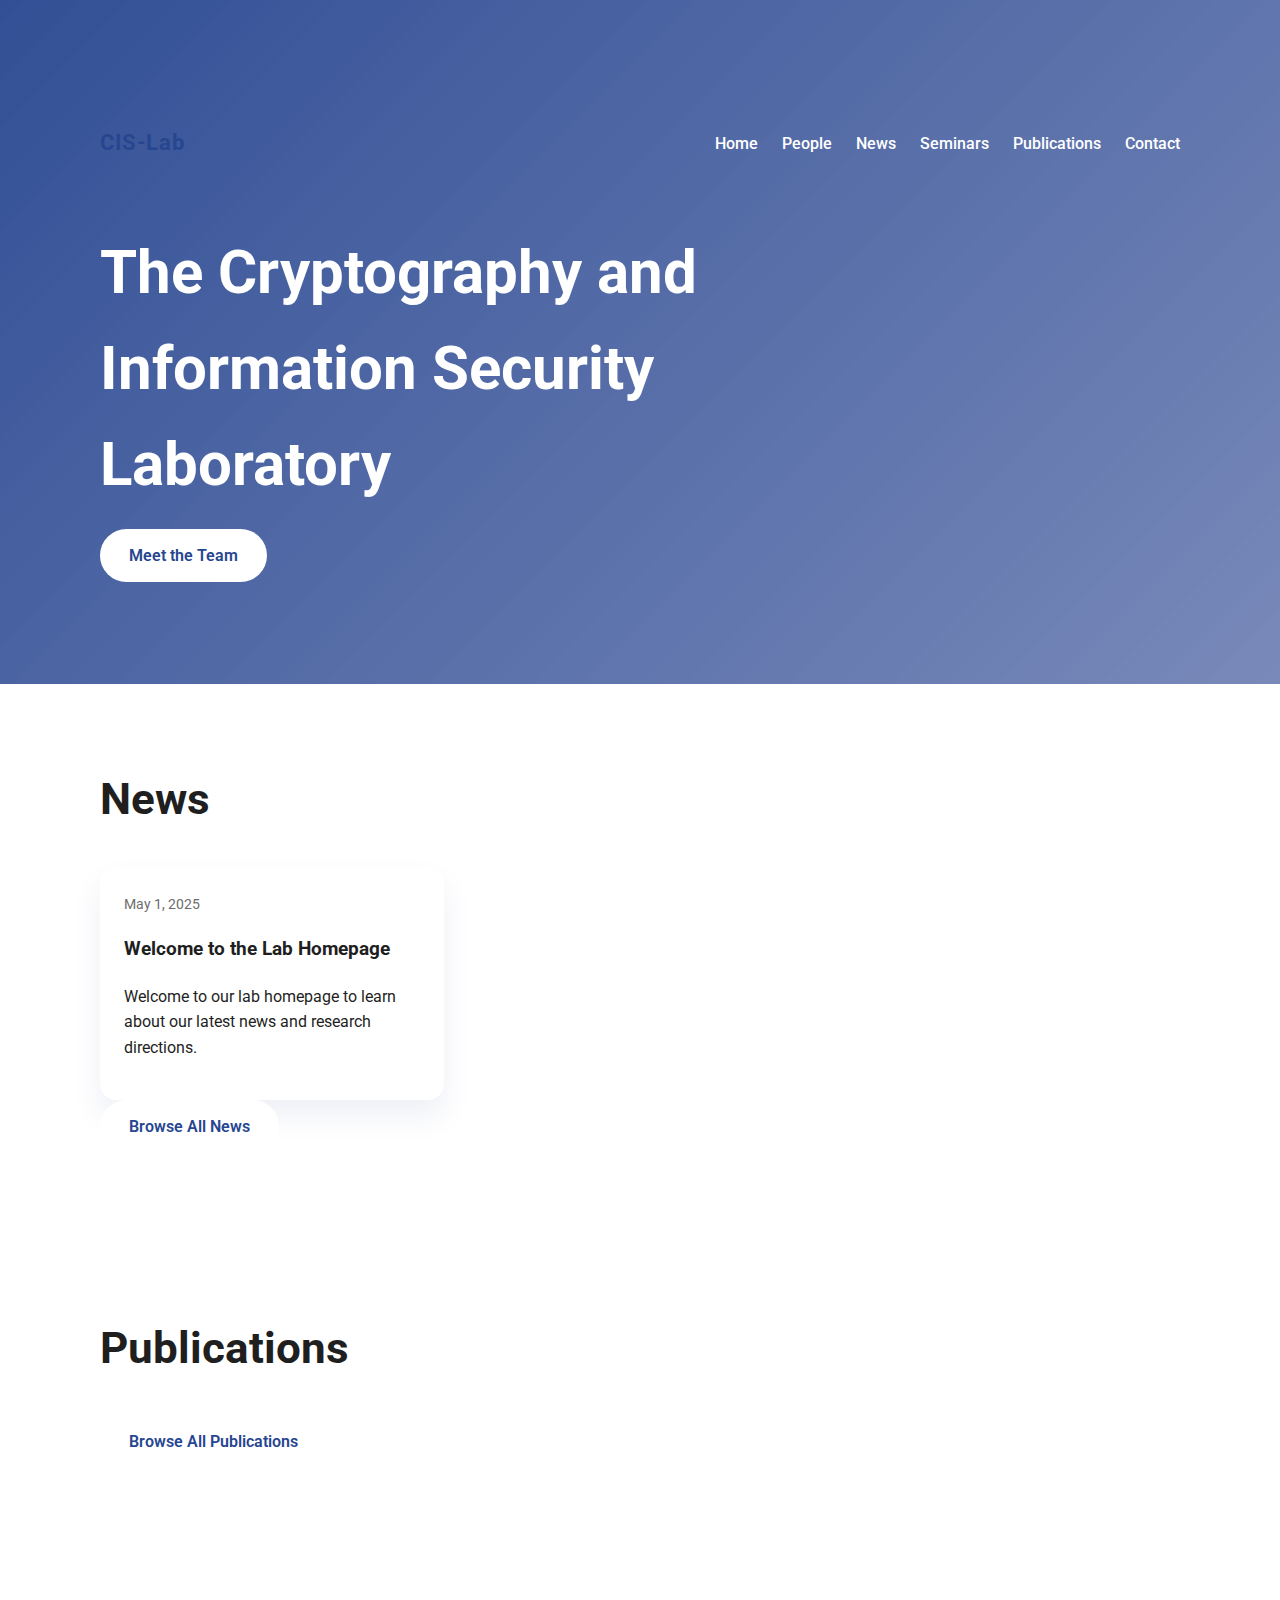
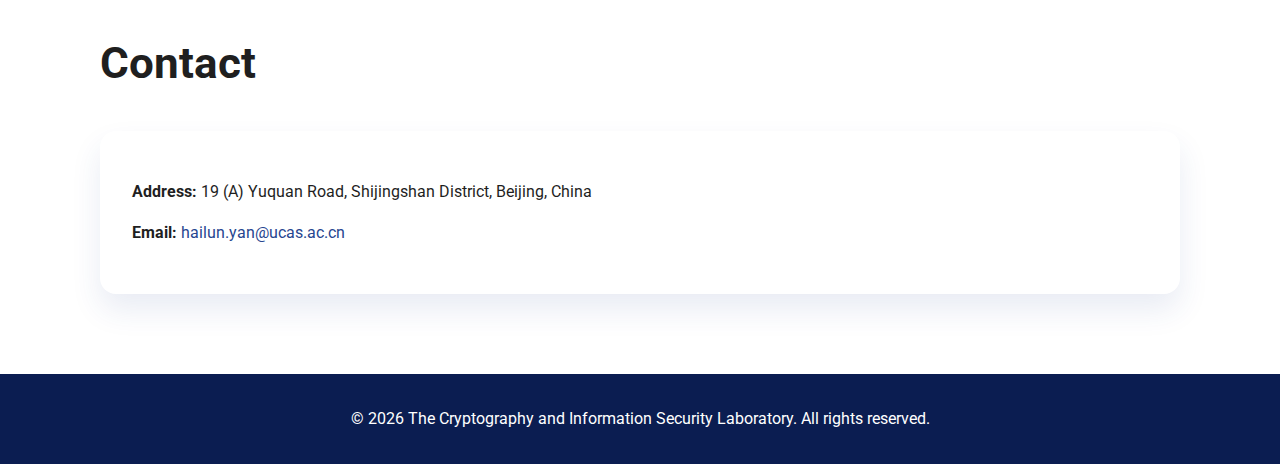
<file: index.html>
<!DOCTYPE html>
<html lang="en">
<head>
  <meta charset="UTF-8" />
  <meta name="viewport" content="width=device-width, initial-scale=1.0" />
  <title>The Cryptography and Information Security Laboratory</title>
  <link rel="stylesheet" href="assets/css/styles.css" />
  <link rel="preconnect" href="https://fonts.googleapis.com" />
  <link rel="preconnect" href="https://fonts.gstatic.com" crossorigin />
  <link href="https://fonts.googleapis.com/css2?family=Roboto:wght@300;400;500;700&display=swap" rel="stylesheet" />
</head>
<body>
  <header class="hero">
    <div class="container">
      <nav class="top-nav">
        <a class="brand" href="index.html">CIS-Lab</a>
        <button class="nav-toggle" id="nav-toggle" aria-label="Toggle navigation">
          <span></span>
          <span></span>
          <span></span>
        </button>
        <ul class="nav-links" id="nav-links">
          <li><a href="index.html">Home</a></li>
          <li><a href="people.html">People</a></li>
          <li><a href="news.html">News</a></li>
          <li><a href="seminars.html">Seminars</a></li>
          <li><a href="publications.html">Publications</a></li>
          <li><a href="contact.html">Contact</a></li>
        </ul>
      </nav>
      <div class="hero-content">
        <h1>The Cryptography and Information Security Laboratory</h1>
        <a class="cta" href="people.html">Meet the Team</a>
      </div>
    </div>
  </header>

  <main>
    <section id="news" class="section">
      <div class="container">
        <h2>News</h2>
        <div class="card-grid" id="news-list"></div>
        <div class="section-cta">
          <a class="cta" href="news.html">Browse All News</a>
        </div>
      </div>
    </section>

    <section id="publications" class="section">
      <div class="container">
        <h2>Publications</h2>
        <div class="card-grid" id="home-publications-list"></div>
        <div class="section-cta">
          <a class="cta" href="publications.html">Browse All Publications</a>
        </div>
      </div>
    </section>

    <section id="contact" class="section">
      <div class="container">
        <h2>Contact</h2>
        <div class="contact-card">
          <p><strong>Address:</strong> 19 (A) Yuquan Road, Shijingshan District, Beijing, China</p>
          <p><strong>Email:</strong> <a href="mailto:hailun.yan@ucas.ac.cn">hailun.yan@ucas.ac.cn</a></p>
        </div>
      </div>
    </section>
  </main>

  <footer class="footer">
    <div class="container">
      <p>&copy; <span id="year"></span> The Cryptography and Information Security Laboratory. All rights reserved.</p>
    </div>
  </footer>

  <script src="assets/js/main.js" type="module"></script>
</body>
</html>
</file>
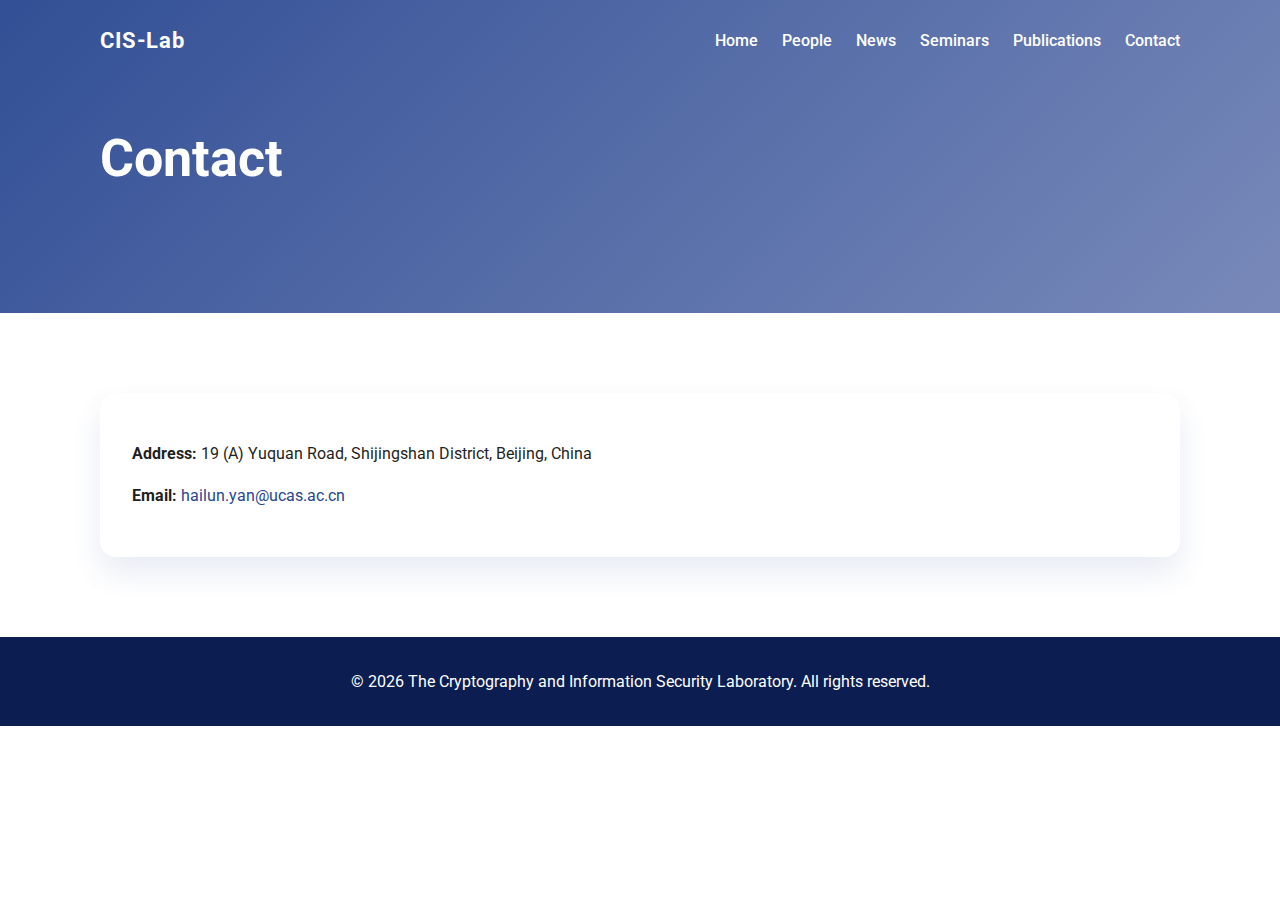
<file: contact.html>
<!DOCTYPE html>
<html lang="en">
<head>
  <meta charset="UTF-8" />
  <meta name="viewport" content="width=device-width, initial-scale=1.0" />
  <title>Contact | The Cryptography and Information Security Laboratory</title>
  <link rel="stylesheet" href="assets/css/styles.css" />
  <link rel="preconnect" href="https://fonts.googleapis.com" />
  <link rel="preconnect" href="https://fonts.gstatic.com" crossorigin />
  <link href="https://fonts.googleapis.com/css2?family=Roboto:wght@300;400;500;700&display=swap" rel="stylesheet" />
</head>
<body>
  <header class="subpage-header">
    <div class="container">
      <nav class="top-nav">
        <a class="brand" href="index.html">CIS-Lab</a>
        <button class="nav-toggle" id="nav-toggle" aria-label="Toggle navigation">
          <span></span>
          <span></span>
          <span></span>
        </button>
        <ul class="nav-links" id="nav-links">
          <li><a href="index.html">Home</a></li>
          <li><a href="people.html">People</a></li>
          <li><a href="news.html">News</a></li>
          <li><a href="seminars.html">Seminars</a></li>
          <li><a href="publications.html">Publications</a></li>
          <li><a href="contact.html">Contact</a></li>
        </ul>
      </nav>
      <div class="header-content">
        <h1>Contact</h1>
      </div>
    </div>
  </header>

  <main class="section">
    <div class="container">
      <div class="contact-card">
        <p><strong>Address:</strong> 19 (A) Yuquan Road, Shijingshan District, Beijing, China</p>
        <p><strong>Email:</strong> <a href="mailto:hailun.yan@ucas.ac.cn">hailun.yan@ucas.ac.cn</a></p>
      </div>
    </div>
  </main>

  <footer class="footer">
    <div class="container">
      <p>&copy; <span id="year"></span> The Cryptography and Information Security Laboratory. All rights reserved.</p>
    </div>
  </footer>

  <script src="assets/js/main.js" type="module"></script>
</body>
</html>
</file>
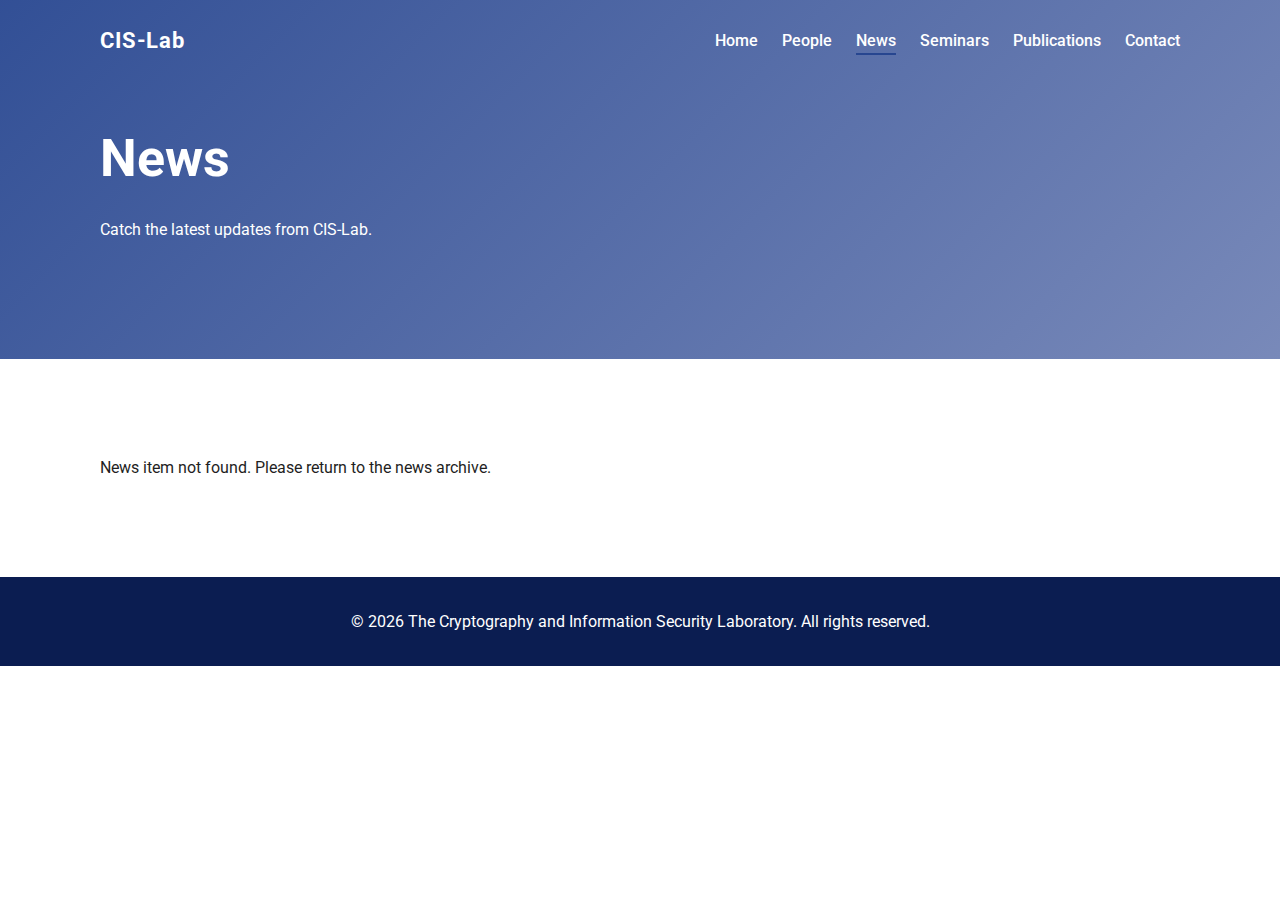
<file: news-detail.html>
<!DOCTYPE html>
<html lang="en">
<head>
  <meta charset="UTF-8" />
  <meta name="viewport" content="width=device-width, initial-scale=1.0" />
  <title>News Details | The Cryptography and Information Security Laboratory</title>
  <link rel="stylesheet" href="assets/css/styles.css" />
  <link rel="preconnect" href="https://fonts.googleapis.com" />
  <link rel="preconnect" href="https://fonts.gstatic.com" crossorigin />
  <link href="https://fonts.googleapis.com/css2?family=Roboto:wght@300;400;500;700&display=swap" rel="stylesheet" />
</head>
<body>
  <header class="subpage-header">
    <div class="container">
      <nav class="top-nav">
        <a class="brand" href="index.html">CIS-Lab</a>
        <button class="nav-toggle" id="nav-toggle" aria-label="Toggle navigation">
          <span></span>
          <span></span>
          <span></span>
        </button>
        <ul class="nav-links" id="nav-links">
          <li><a href="index.html">Home</a></li>
          <li><a href="people.html">People</a></li>
          <li><a href="news.html" class="active">News</a></li>
          <li><a href="seminars.html">Seminars</a></li>
          <li><a href="publications.html">Publications</a></li>
          <li><a href="index.html#contact">Contact</a></li>
        </ul>
      </nav>
      <div class="header-content">
        <h1 id="news-title">News</h1>
        <p id="news-subtitle">Catch the latest updates from CIS-Lab.</p>
      </div>
    </div>
  </header>

  <main class="section">
    <div class="container">
      <article class="detail-card" id="news-detail" aria-live="polite"></article>
    </div>
  </main>

  <footer class="footer">
    <div class="container">
      <p>&copy; <span id="year"></span> The Cryptography and Information Security Laboratory. All rights reserved.</p>
    </div>
  </footer>

  <script src="assets/js/news-detail.js" type="module"></script>
</body>
</html>
</file>
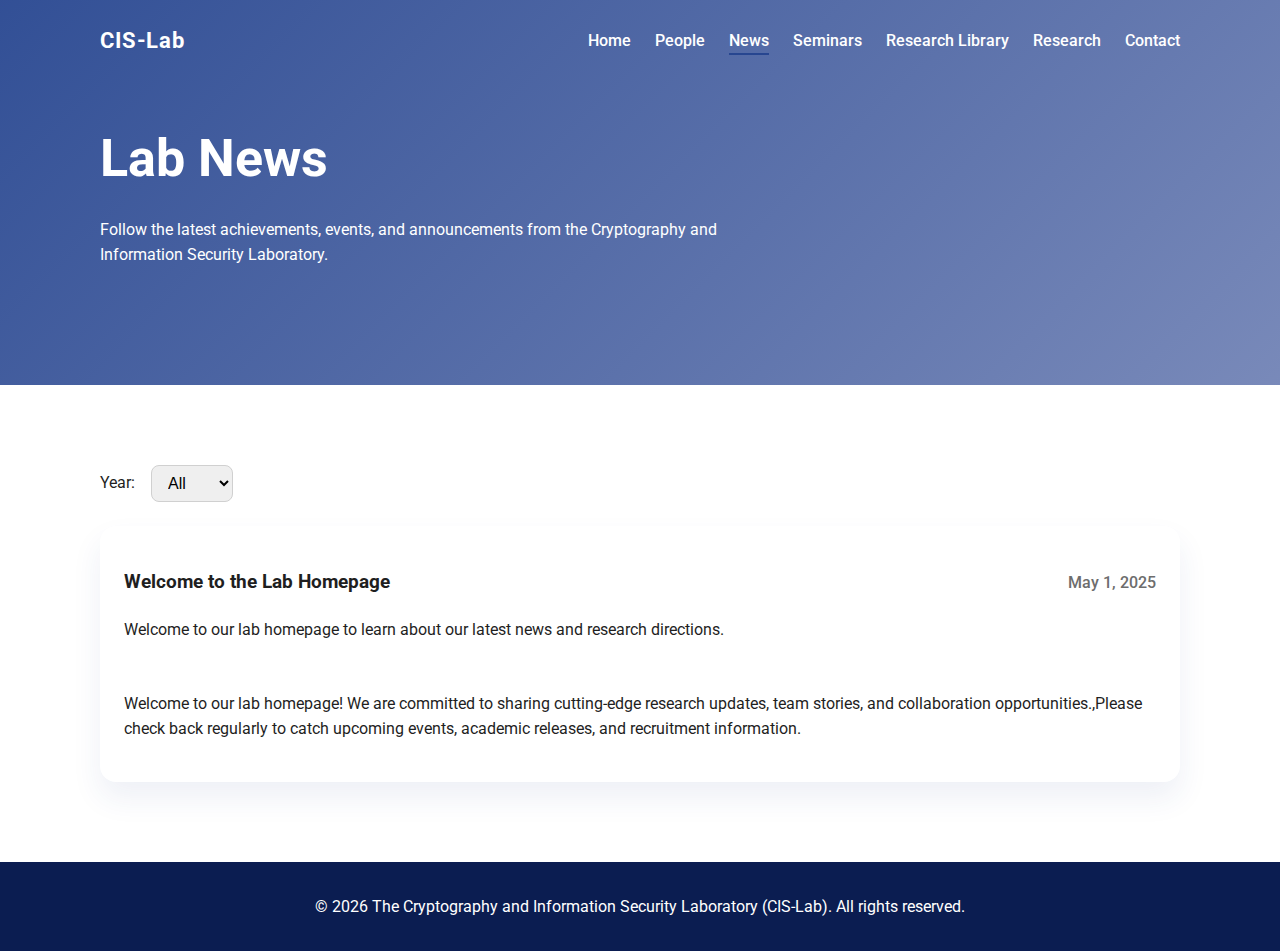
<file: news.html>
<!DOCTYPE html>
<html lang="en">
<head>
  <meta charset="UTF-8" />
  <meta name="viewport" content="width=device-width, initial-scale=1.0" />
  <title>News | The Cryptography and Information Security Laboratory</title>
  <link rel="stylesheet" href="assets/css/styles.css" />
  <link rel="preconnect" href="https://fonts.googleapis.com" />
  <link rel="preconnect" href="https://fonts.gstatic.com" crossorigin />
  <link href="https://fonts.googleapis.com/css2?family=Roboto:wght@300;400;500;700&display=swap" rel="stylesheet" />
</head>
<body>
  <header class="subpage-header">
    <div class="container">
      <nav class="top-nav">
        <a class="brand" href="index.html">CIS-Lab</a>
        <button class="nav-toggle" id="nav-toggle" aria-label="Toggle navigation">
          <span></span>
          <span></span>
          <span></span>
        </button>
        <ul class="nav-links" id="nav-links">
          <li><a href="index.html">Home</a></li>
          <li><a href="people.html">People</a></li>
          <li><a class="active" href="news.html">News</a></li>
          <li><a href="seminars.html">Seminars</a></li>
          <li><a href="publications.html">Research Library</a></li>
          <li><a href="index.html#research">Research</a></li>
          <li><a href="index.html#contact">Contact</a></li>
        </ul>
      </nav>
      <div class="header-content">
        <h1>Lab News</h1>
        <p>Follow the latest achievements, events, and announcements from the Cryptography and Information Security Laboratory.</p>
      </div>
    </div>
  </header>

  <main class="section">
    <div class="container">
      <div class="seminar-controls">
        <label for="news-year">Year:</label>
        <select id="news-year">
          <option value="all">All</option>
        </select>
      </div>
      <div class="timeline" id="news-timeline"></div>
    </div>
  </main>

  <footer class="footer">
    <div class="container">
      <p>&copy; <span id="year"></span> The Cryptography and Information Security Laboratory (CIS-Lab). All rights reserved.</p>
    </div>
  </footer>

  <script src="assets/js/news.js" type="module"></script>
</body>
</html>
</file>
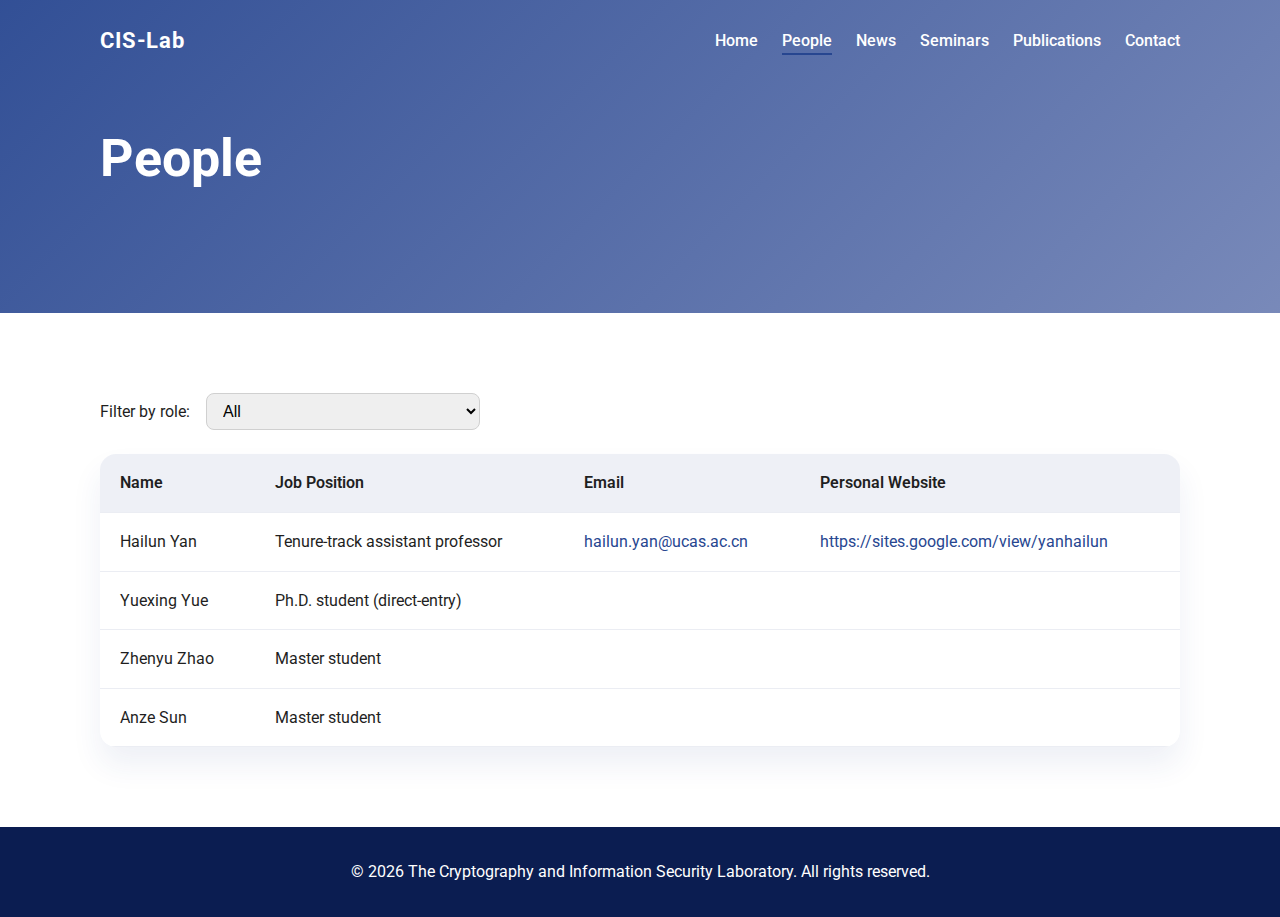
<file: people.html>
<!DOCTYPE html>
<html lang="en">
<head>
  <meta charset="UTF-8" />
  <meta name="viewport" content="width=device-width, initial-scale=1.0" />
  <title>People | The Cryptography and Information Security Laboratory</title>
  <link rel="stylesheet" href="assets/css/styles.css" />
  <link rel="preconnect" href="https://fonts.googleapis.com" />
  <link rel="preconnect" href="https://fonts.gstatic.com" crossorigin />
  <link href="https://fonts.googleapis.com/css2?family=Roboto:wght@300;400;500;700&display=swap" rel="stylesheet" />
</head>
<body>
  <header class="subpage-header">
    <div class="container">
      <nav class="top-nav">
        <a class="brand" href="index.html">CIS-Lab</a>
        <button class="nav-toggle" id="nav-toggle" aria-label="Toggle navigation">
          <span></span>
          <span></span>
          <span></span>
        </button>
        <ul class="nav-links" id="nav-links">
          <li><a href="index.html">Home</a></li>
          <li><a class="active" href="people.html">People</a></li>
          <li><a href="news.html">News</a></li>
          <li><a href="seminars.html">Seminars</a></li>
          <li><a href="publications.html">Publications</a></li>
          <li><a href="contact.html">Contact</a></li>
        </ul>
      </nav>
      <div class="header-content">
        <h1>People</h1>
      </div>
    </div>
  </header>

  <main class="section">
    <div class="container">
      <div class="table-controls">
        <label for="people-filter">Filter by role:</label>
        <select id="people-filter">
          <option value="all">All</option>
        </select>
      </div>
      <div class="table-container">
        <table class="people-table" aria-describedby="people-filter">
          <thead>
            <tr>
              <th scope="col">Name</th>
              <th scope="col">Job Position</th>
              <th scope="col">Email</th>
              <th scope="col">Personal Website</th>
            </tr>
          </thead>
          <tbody id="people-table-body"></tbody>
        </table>
      </div>
    </div>
  </main>

  <footer class="footer">
    <div class="container">
      <p>&copy; <span id="year"></span> The Cryptography and Information Security Laboratory. All rights reserved.</p>
    </div>
  </footer>

  <script src="assets/js/people.js" type="module"></script>
</body>
</html>
</file>
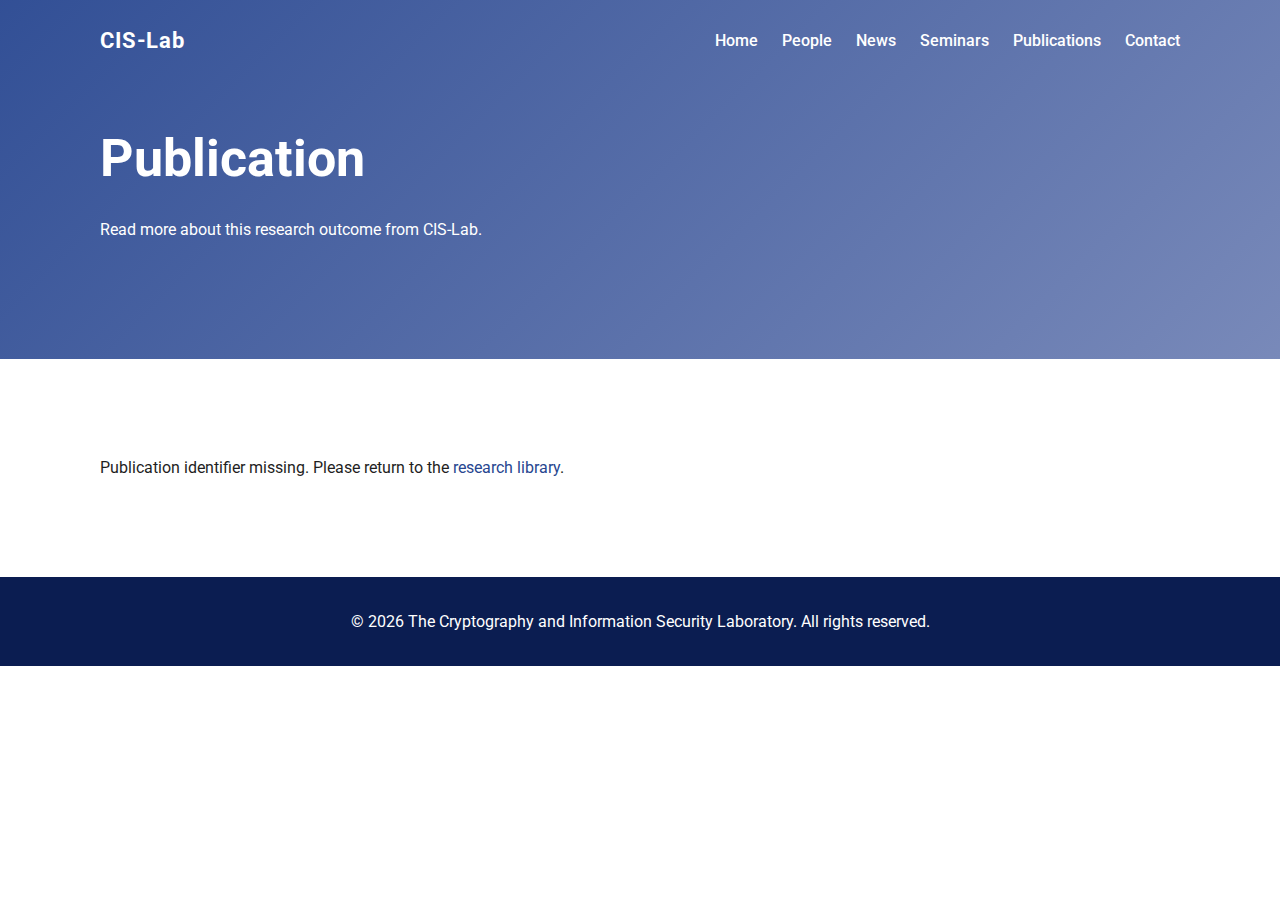
<file: publication-detail.html>
<!DOCTYPE html>
<html lang="en">
<head>
  <meta charset="UTF-8" />
  <meta name="viewport" content="width=device-width, initial-scale=1.0" />
  <title>Publication Details | The Cryptography and Information Security Laboratory</title>
  <link rel="stylesheet" href="assets/css/styles.css" />
  <link rel="preconnect" href="https://fonts.googleapis.com" />
  <link rel="preconnect" href="https://fonts.gstatic.com" crossorigin />
  <link href="https://fonts.googleapis.com/css2?family=Roboto:wght@300;400;500;700&display=swap" rel="stylesheet" />
</head>
<body>
  <header class="subpage-header">
    <div class="container">
      <nav class="top-nav">
        <a class="brand" href="index.html">CIS-Lab</a>
        <button class="nav-toggle" id="nav-toggle" aria-label="Toggle navigation">
          <span></span>
          <span></span>
          <span></span>
        </button>
        <ul class="nav-links" id="nav-links">
          <li><a href="index.html">Home</a></li>
          <li><a href="people.html">People</a></li>
          <li><a href="news.html">News</a></li>
          <li><a href="seminars.html">Seminars</a></li>
          <li><a href="publications.html">Publications</a></li>
          <li><a href="index.html#contact">Contact</a></li>
        </ul>
      </nav>
      <div class="header-content">
        <h1 id="publication-title">Publication</h1>
        <p id="publication-subtitle">Read more about this research outcome from CIS-Lab.</p>
      </div>
    </div>
  </header>

  <main class="section">
    <div class="container">
      <article class="detail-card" id="publication-detail" aria-live="polite"></article>
    </div>
  </main>

  <footer class="footer">
    <div class="container">
      <p>&copy; <span id="year"></span> The Cryptography and Information Security Laboratory. All rights reserved.</p>
    </div>
  </footer>

  <script src="assets/js/publication-detail.js" type="module"></script>
</body>
</html>
</file>
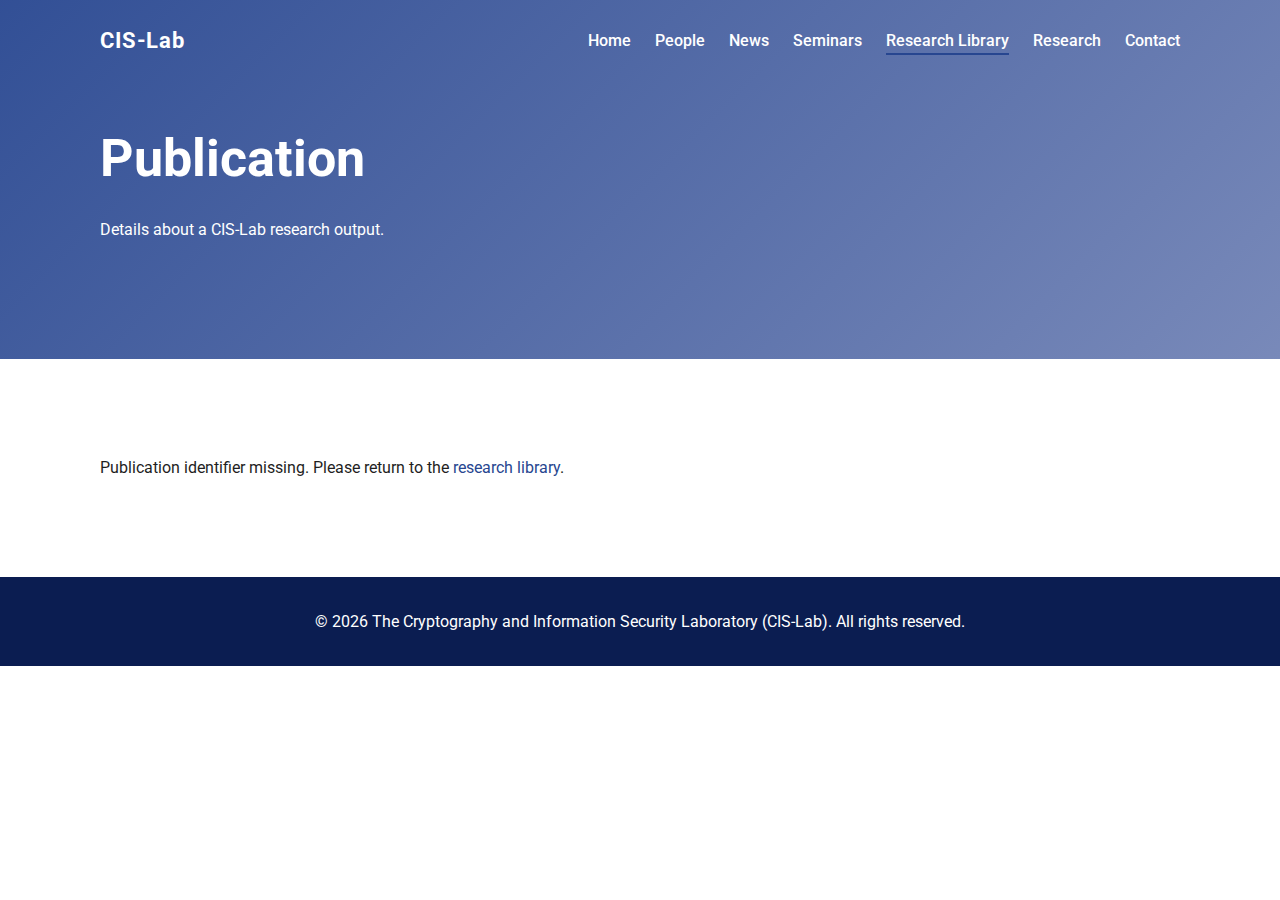
<file: publication.html>
<!DOCTYPE html>
<html lang="en">
<head>
  <meta charset="UTF-8" />
  <meta name="viewport" content="width=device-width, initial-scale=1.0" />
  <title>Publication Details | The Cryptography and Information Security Laboratory</title>
  <link rel="stylesheet" href="assets/css/styles.css" />
  <link rel="preconnect" href="https://fonts.googleapis.com" />
  <link rel="preconnect" href="https://fonts.gstatic.com" crossorigin />
  <link href="https://fonts.googleapis.com/css2?family=Roboto:wght@300;400;500;700&display=swap" rel="stylesheet" />
</head>
<body>
  <header class="subpage-header">
    <div class="container">
      <nav class="top-nav">
        <a class="brand" href="index.html">CIS-Lab</a>
        <button class="nav-toggle" id="nav-toggle" aria-label="Toggle navigation">
          <span></span>
          <span></span>
          <span></span>
        </button>
        <ul class="nav-links" id="nav-links">
          <li><a href="index.html">Home</a></li>
          <li><a href="people.html">People</a></li>
          <li><a href="news.html">News</a></li>
          <li><a href="seminars.html">Seminars</a></li>
          <li><a class="active" href="publications.html">Research Library</a></li>
          <li><a href="index.html#research">Research</a></li>
          <li><a href="index.html#contact">Contact</a></li>
        </ul>
      </nav>
      <div class="header-content">
        <h1 id="publication-title">Publication</h1>
        <p id="publication-subtitle">Details about a CIS-Lab research output.</p>
      </div>
    </div>
  </header>

  <main class="section">
    <div class="container publication-detail" id="publication-detail" aria-live="polite">
      <p>Loading publication information...</p>
    </div>
  </main>

  <footer class="footer">
    <div class="container">
      <p>&copy; <span id="year"></span> The Cryptography and Information Security Laboratory (CIS-Lab). All rights reserved.</p>
    </div>
  </footer>

  <script src="assets/js/publication-detail.js" type="module"></script>
</body>
</html>
</file>
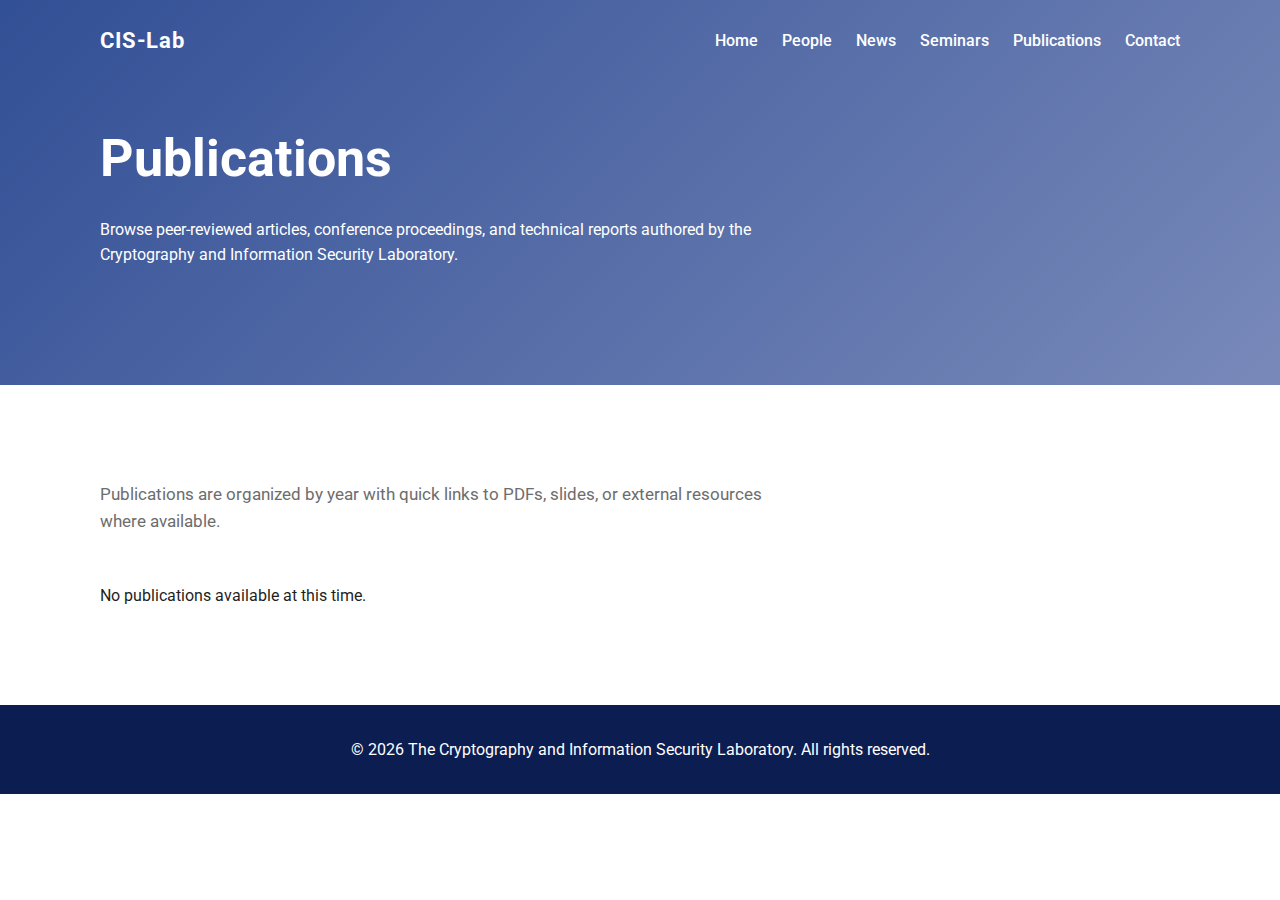
<file: publications.html>
<!DOCTYPE html>
<html lang="en">
<head>
  <meta charset="UTF-8" />
  <meta name="viewport" content="width=device-width, initial-scale=1.0" />
  <title>Publications | The Cryptography and Information Security Laboratory</title>
  <link rel="stylesheet" href="assets/css/styles.css" />
  <link rel="preconnect" href="https://fonts.googleapis.com" />
  <link rel="preconnect" href="https://fonts.gstatic.com" crossorigin />
  <link href="https://fonts.googleapis.com/css2?family=Roboto:wght@300;400;500;700&display=swap" rel="stylesheet" />
</head>
<body>
  <header class="subpage-header">
    <div class="container">
      <nav class="top-nav">
        <a class="brand" href="index.html">CIS-Lab</a>
        <button class="nav-toggle" id="nav-toggle" aria-label="Toggle navigation">
          <span></span>
          <span></span>
          <span></span>
        </button>
        <ul class="nav-links" id="nav-links">
          <li><a href="index.html">Home</a></li>
          <li><a href="people.html">People</a></li>
          <li><a href="news.html">News</a></li>
          <li><a href="seminars.html">Seminars</a></li>
          <li><a href="publications.html">Publications</a></li>
          <li><a href="index.html#contact">Contact</a></li>
        </ul>
      </nav>
      <div class="header-content">
        <h1>Publications</h1>
        <p>
          Browse peer-reviewed articles, conference proceedings, and technical reports authored by the Cryptography and
          Information Security Laboratory.
        </p>
      </div>
    </div>
  </header>

  <main class="section">
    <div class="container">
      <p class="section-intro">
        Publications are organized by year with quick links to PDFs, slides, or external resources where available.
      </p>
      <div id="publications-list" class="publication-list"></div>
    </div>
  </main>

  <footer class="footer">
    <div class="container">
      <p>&copy; <span id="year"></span> The Cryptography and Information Security Laboratory. All rights reserved.</p>
    </div>
  </footer>

  <script src="assets/js/publications.js" type="module"></script>
</body>
</html>
</file>
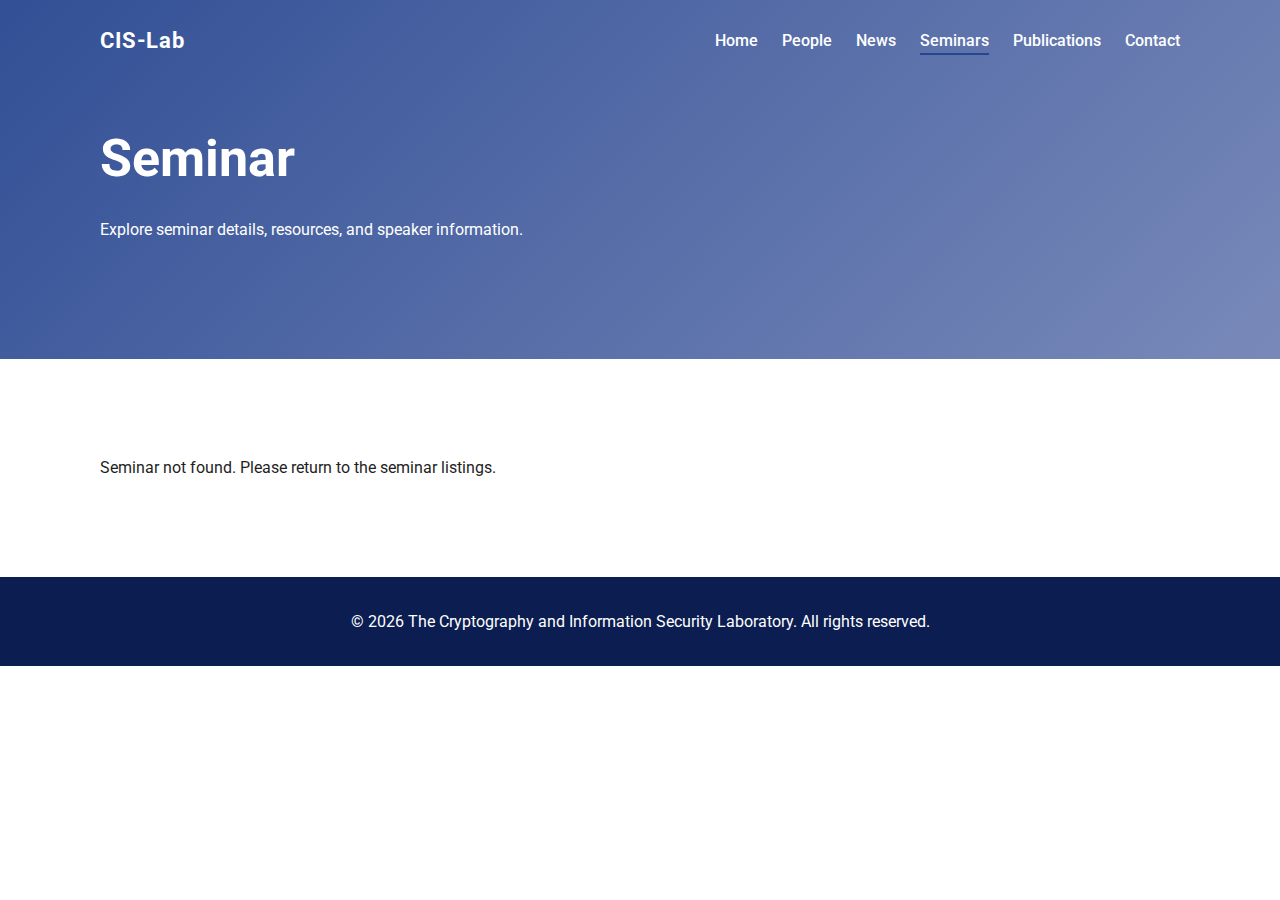
<file: seminar-detail.html>
<!DOCTYPE html>
<html lang="en">
<head>
  <meta charset="UTF-8" />
  <meta name="viewport" content="width=device-width, initial-scale=1.0" />
  <title>Seminar Details | The Cryptography and Information Security Laboratory</title>
  <link rel="stylesheet" href="assets/css/styles.css" />
  <link rel="preconnect" href="https://fonts.googleapis.com" />
  <link rel="preconnect" href="https://fonts.gstatic.com" crossorigin />
  <link href="https://fonts.googleapis.com/css2?family=Roboto:wght@300;400;500;700&display=swap" rel="stylesheet" />
</head>
<body>
  <header class="subpage-header">
    <div class="container">
      <nav class="top-nav">
        <a class="brand" href="index.html">CIS-Lab</a>
        <button class="nav-toggle" id="nav-toggle" aria-label="Toggle navigation">
          <span></span>
          <span></span>
          <span></span>
        </button>
        <ul class="nav-links" id="nav-links">
          <li><a href="index.html">Home</a></li>
          <li><a href="people.html">People</a></li>
          <li><a href="news.html">News</a></li>
          <li><a href="seminars.html" class="active">Seminars</a></li>
          <li><a href="publications.html">Publications</a></li>
          <li><a href="index.html#contact">Contact</a></li>
        </ul>
      </nav>
      <div class="header-content">
        <h1 id="seminar-title">Seminar</h1>
        <p id="seminar-subtitle">Explore seminar details, resources, and speaker information.</p>
      </div>
    </div>
  </header>

  <main class="section">
    <div class="container">
      <article class="detail-card" id="seminar-detail" aria-live="polite"></article>
    </div>
  </main>

  <footer class="footer">
    <div class="container">
      <p>&copy; <span id="year"></span> The Cryptography and Information Security Laboratory. All rights reserved.</p>
    </div>
  </footer>

  <script src="assets/js/seminar-detail.js" type="module"></script>
</body>
</html>
</file>
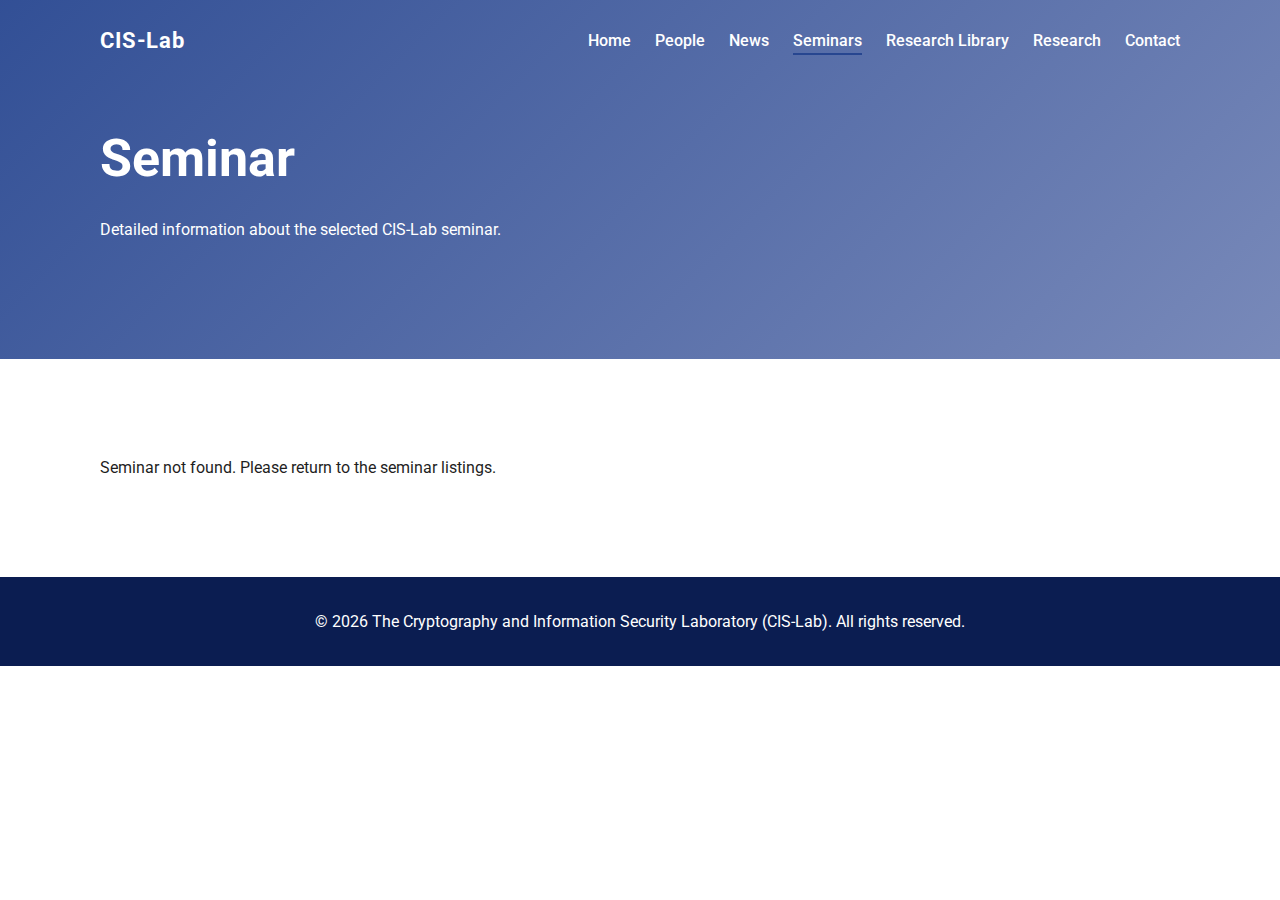
<file: seminar.html>
<!DOCTYPE html>
<html lang="en">
<head>
  <meta charset="UTF-8" />
  <meta name="viewport" content="width=device-width, initial-scale=1.0" />
  <title>Seminar Details | The Cryptography and Information Security Laboratory</title>
  <link rel="stylesheet" href="assets/css/styles.css" />
  <link rel="preconnect" href="https://fonts.googleapis.com" />
  <link rel="preconnect" href="https://fonts.gstatic.com" crossorigin />
  <link href="https://fonts.googleapis.com/css2?family=Roboto:wght@300;400;500;700&display=swap" rel="stylesheet" />
</head>
<body>
  <header class="subpage-header">
    <div class="container">
      <nav class="top-nav">
        <a class="brand" href="index.html">CIS-Lab</a>
        <button class="nav-toggle" id="nav-toggle" aria-label="Toggle navigation">
          <span></span>
          <span></span>
          <span></span>
        </button>
        <ul class="nav-links" id="nav-links">
          <li><a href="index.html">Home</a></li>
          <li><a href="people.html">People</a></li>
          <li><a href="news.html">News</a></li>
          <li><a class="active" href="seminars.html">Seminars</a></li>
          <li><a href="publications.html">Research Library</a></li>
          <li><a href="index.html#research">Research</a></li>
          <li><a href="index.html#contact">Contact</a></li>
        </ul>
      </nav>
      <div class="header-content">
        <h1 id="seminar-title">Seminar</h1>
        <p id="seminar-subtitle">Detailed information about the selected CIS-Lab seminar.</p>
      </div>
    </div>
  </header>

  <main class="section">
    <div class="container seminar-detail" id="seminar-detail" aria-live="polite">
      <p>Loading seminar information...</p>
    </div>
  </main>

  <footer class="footer">
    <div class="container">
      <p>&copy; <span id="year"></span> The Cryptography and Information Security Laboratory (CIS-Lab). All rights reserved.</p>
    </div>
  </footer>

  <script src="assets/js/seminar-detail.js" type="module"></script>
</body>
</html>
</file>
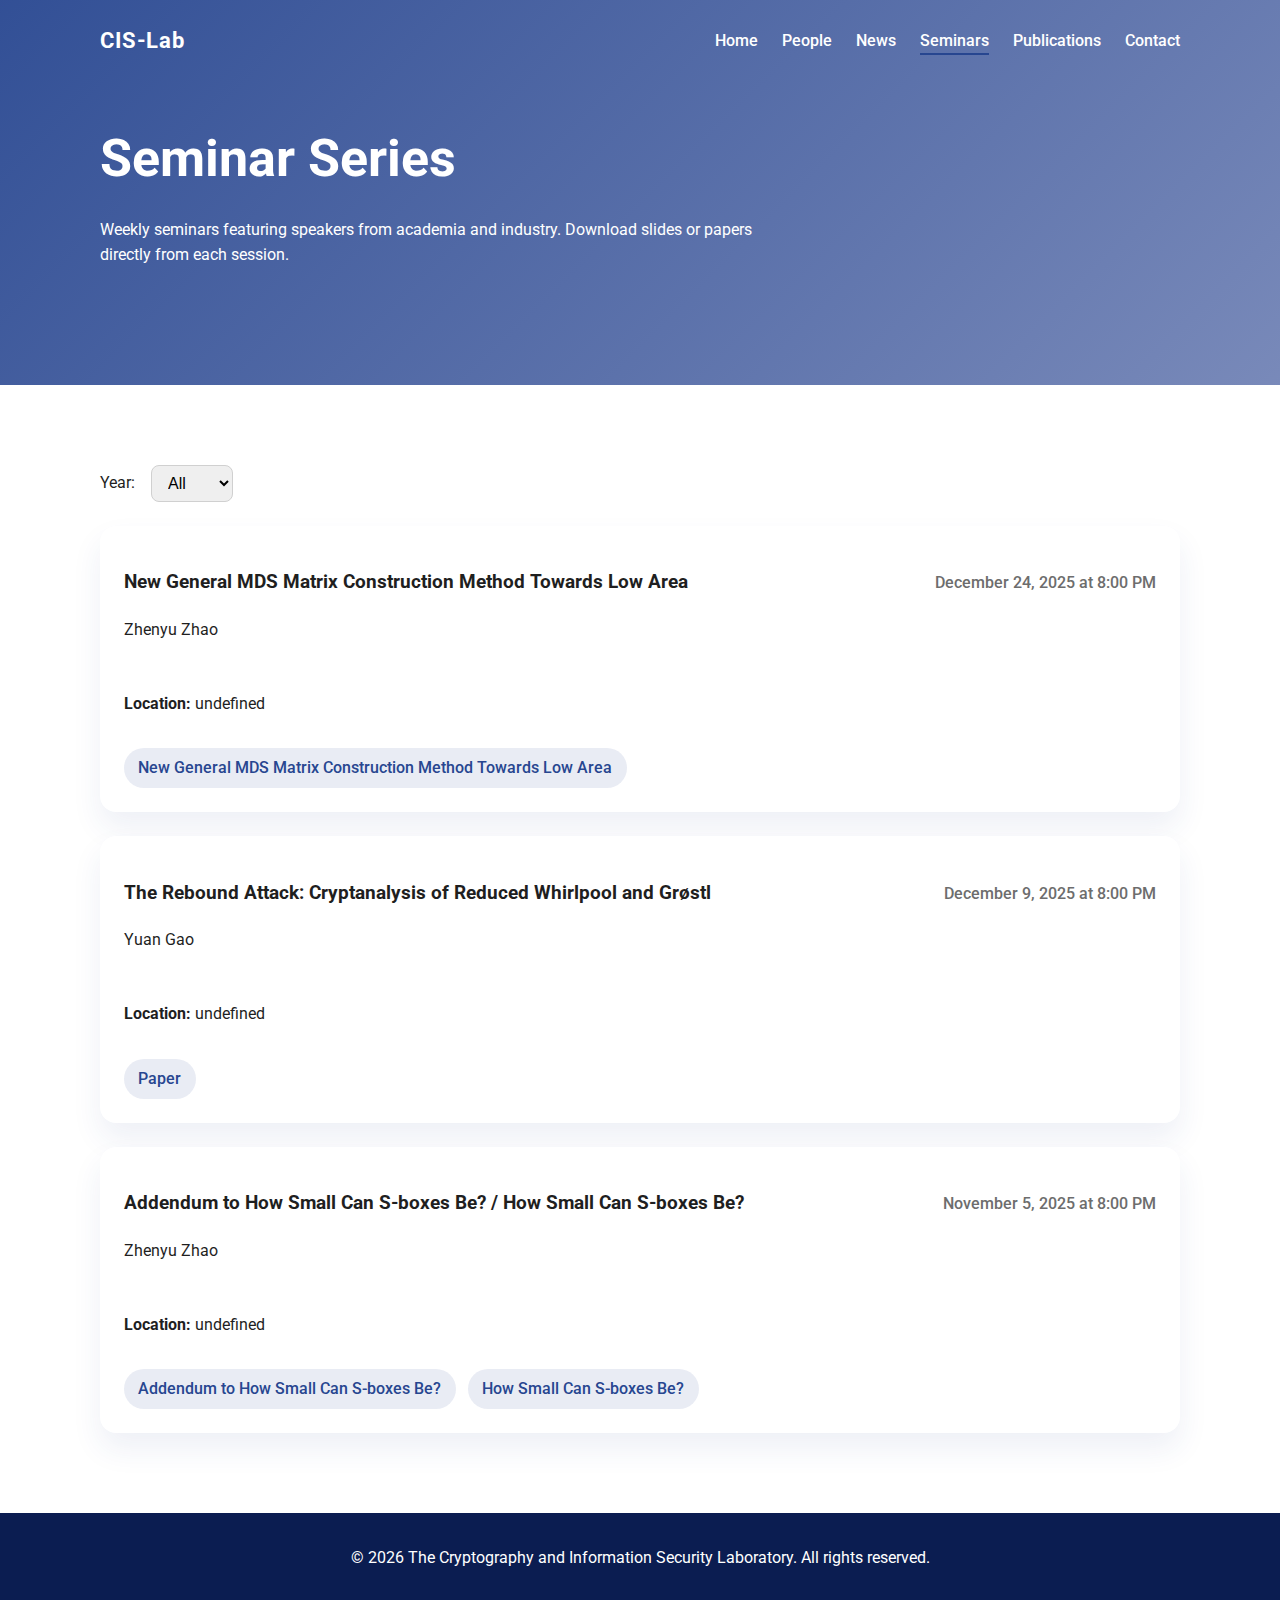
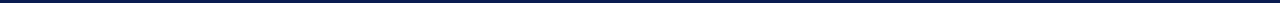
<file: seminars.html>
<!DOCTYPE html>
<html lang="en">
<head>
  <meta charset="UTF-8" />
  <meta name="viewport" content="width=device-width, initial-scale=1.0" />
  <title>Seminars | The Cryptography and Information Security Laboratory</title>
  <link rel="stylesheet" href="assets/css/styles.css" />
  <link rel="preconnect" href="https://fonts.googleapis.com" />
  <link rel="preconnect" href="https://fonts.gstatic.com" crossorigin />
  <link href="https://fonts.googleapis.com/css2?family=Roboto:wght@300;400;500;700&display=swap" rel="stylesheet" />
</head>
<body>
  <header class="subpage-header">
    <div class="container">
      <nav class="top-nav">
        <a class="brand" href="index.html">CIS-Lab</a>
        <button class="nav-toggle" id="nav-toggle" aria-label="Toggle navigation">
          <span></span>
          <span></span>
          <span></span>
        </button>
        <ul class="nav-links" id="nav-links">
          <li><a href="index.html">Home</a></li>
          <li><a href="people.html">People</a></li>
          <li><a href="news.html">News</a></li>
          <li><a class="active" href="seminars.html">Seminars</a></li>
          <li><a href="publications.html">Publications</a></li>
          <li><a href="index.html#contact">Contact</a></li>
        </ul>
      </nav>
      <div class="header-content">
        <h1>Seminar Series</h1>
        <p>Weekly seminars featuring speakers from academia and industry. Download slides or papers directly from each session.</p>
      </div>
    </div>
  </header>

  <main class="section">
    <div class="container">
      <div class="seminar-controls">
        <label for="seminar-year">Year:</label>
        <select id="seminar-year">
          <option value="all">All</option>
        </select>
      </div>
      <div class="timeline" id="seminar-timeline"></div>
    </div>
  </main>

  <footer class="footer">
    <div class="container">
      <p>&copy; <span id="year"></span> The Cryptography and Information Security Laboratory. All rights reserved.</p>
    </div>
  </footer>

  <script src="assets/js/seminars.js" type="module"></script>
</body>
</html>
</file>
<file: assets/css/styles.css>
:root {
  --primary: #274690;
  --accent: #576ca8;
  --background: #f5f7fb;
  --text: #1f1f1f;
  --muted: #6d6d6d;
  --card-bg: #ffffff;
  --max-width: 1080px;
  font-size: 16px;
}

* {
  box-sizing: border-box;
}

body {
  margin: 0;
  font-family: 'Roboto', system-ui, -apple-system, BlinkMacSystemFont, 'Segoe UI', sans-serif;
  color: var(--text);
  background: #ffffff;
  line-height: 1.6;
}

a {
  color: var(--primary);
  text-decoration: none;
}

a:hover,
a:focus {
  text-decoration: underline;
}

.container {
  width: min(100% - 2rem, var(--max-width));
  margin-inline: auto;
}

.top-nav {
  display: flex;
  align-items: center;
  justify-content: space-between;
  padding-block: 1.5rem;
}

.top-nav .brand {
  font-weight: 700;
  font-size: 1.35rem;
  letter-spacing: 0.04em;
}

.nav-links {
  list-style: none;
  display: flex;
  gap: 1.5rem;
  margin: 0;
  padding: 0;
}

.nav-links a {
  font-weight: 500;
  color: inherit;
  position: relative;
}

.nav-links a::after {
  content: '';
  position: absolute;
  width: 100%;
  height: 2px;
  background: var(--primary);
  left: 0;
  bottom: -0.3rem;
  transform: scaleX(0);
  transform-origin: left;
  transition: transform 0.2s ease;
}

.nav-links a:hover::after,
.nav-links a.active::after {
  transform: scaleX(1);
}

.nav-toggle {
  display: none;
  flex-direction: column;
  gap: 0.3rem;
  background: none;
  border: none;
  cursor: pointer;
}

.nav-toggle span {
  width: 24px;
  height: 2px;
  background: var(--text);
  display: block;
}

.hero {
  background: linear-gradient(135deg, rgba(39, 70, 144, 0.95), rgba(87, 108, 168, 0.8)),
    url('https://images.unsplash.com/photo-1520607162513-77705c0f0d4a?auto=format&fit=crop&w=1200&q=80') center/cover;
  color: #ffffff;
  padding: clamp(3rem, 8vw, 7rem) 0;
}

.hero-content {
  max-width: 640px;
}

.hero-content h1 {
  font-size: clamp(2.5rem, 5vw, 3.75rem);
  margin-bottom: 1rem;
}

.hero-content p {
  margin-bottom: 2rem;
  font-size: 1.05rem;
}

.cta {
  display: inline-block;
  background: #ffffff;
  color: var(--primary);
  padding: 0.85rem 1.8rem;
  border-radius: 999px;
  font-weight: 600;
  transition: transform 0.2s ease, box-shadow 0.2s ease;
}

.cta:hover {
  transform: translateY(-2px);
  box-shadow: 0 12px 24px rgba(0, 0, 0, 0.1);
}

.section { 
  padding: clamp(3rem, 8vw, 5rem) 0;
}

.section-intro {
  max-width: 680px;
  margin-bottom: 2rem;
  color: var(--muted);
  font-size: 1.05rem;
}

.section--light {
  background: var(--background);
}

.section h2 {
  margin-top: 0;
  font-size: clamp(2rem, 4vw, 2.75rem);
  margin-bottom: 2rem;
}

.card-grid {
  display: grid;
  grid-template-columns: repeat(auto-fill, minmax(280px, 1fr));
  gap: 1.5rem;
}

.card {
  background: var(--card-bg);
  padding: 1.5rem;
  border-radius: 1rem;
  box-shadow: 0 16px 30px rgba(39, 70, 144, 0.08);
  transition: transform 0.2s ease, box-shadow 0.2s ease;
}

.card:hover {
  transform: translateY(-4px);
  box-shadow: 0 18px 40px rgba(39, 70, 144, 0.12);
}

.card time {
  font-size: 0.9rem;
  color: var(--muted);
}

.feature-grid {
  display: grid;
  gap: 1.5rem;
  grid-template-columns: repeat(auto-fit, minmax(240px, 1fr));
}

.feature { 
  padding: 1.75rem;
  border-radius: 1rem;
  background: #fff;
  box-shadow: 0 20px 30px rgba(87, 108, 168, 0.1);
}

.publication-list {
  display: flex;
  flex-direction: column;
  gap: 2.5rem;
}

.publication-year {
  background: var(--card-bg);
  padding: 1.75rem;
  border-radius: 1rem;
  box-shadow: 0 16px 30px rgba(39, 70, 144, 0.08);
}

.publication-year__title {
  margin: 0 0 1rem;
  font-size: 1.5rem;
  color: var(--primary);
}

.publication-items {
  list-style: none;
  margin: 0;
  padding: 0;
  display: flex;
  flex-direction: column;
  gap: 1.25rem;
}

.publication-item {
  display: grid;
  gap: 0.35rem;
}

.publication-title {
  font-weight: 600;
}

.publication-meta {
  color: var(--muted);
}

.publication-links {
  display: flex;
  flex-wrap: wrap;
  gap: 0.75rem;
}

.publication-links a {
  display: inline-flex;
  align-items: center;
  gap: 0.4rem;
  padding: 0.45rem 0.9rem;
  border-radius: 999px;
  background: rgba(39, 70, 144, 0.1);
  color: var(--primary);
  font-weight: 500;
  transition: background 0.2s ease;
}

.publication-links a:hover {
  background: rgba(39, 70, 144, 0.2);
}

.contact-card {
  background: var(--card-bg);
  padding: 2rem;
  border-radius: 1rem;
  box-shadow: 0 16px 30px rgba(39, 70, 144, 0.1);
}

.footer {
  background: #0b1d51;
  color: #ffffff;
  padding: 2rem 0;
}

.footer p {
  margin: 0;
  text-align: center;
}

.subpage-header {
  background: linear-gradient(135deg, rgba(39, 70, 144, 0.95), rgba(87, 108, 168, 0.8));
  color: #ffffff;
  padding-bottom: clamp(3rem, 6vw, 5rem);
}

.subpage-header .top-nav a {
  color: #ffffff;
}

.header-content {
  max-width: 680px;
  padding-bottom: 1.5rem;
}

.header-content h1 {
  font-size: clamp(2.4rem, 4.5vw, 3.25rem);
  margin-bottom: 0.75rem;
}

.table-controls,
.seminar-controls {
  display: flex;
  align-items: center;
  gap: 1rem;
  margin-bottom: 1.5rem;
}

.table-controls select,
.seminar-controls select {
  padding: 0.5rem 0.75rem;
  border-radius: 0.5rem;
  border: 1px solid #d0d0d0;
  font-size: 1rem;
}

.table-container {
  overflow-x: auto;
  background: var(--card-bg);
  border-radius: 1rem;
  box-shadow: 0 18px 30px rgba(39, 70, 144, 0.08);
}

.people-table {
  width: 100%;
  border-collapse: collapse;
}

.people-table th,
.people-table td {
  padding: 1rem 1.25rem;
  border-bottom: 1px solid #ebedf3;
  text-align: left;
}

.people-table th {
  background: rgba(39, 70, 144, 0.08);
  font-weight: 600;
}

.people-table tbody tr:hover {
  background: rgba(87, 108, 168, 0.08);
}

.people-table a {
  word-break: break-all;
}

.timeline {
  display: flex;
  flex-direction: column;
  gap: 1.5rem;
}

.timeline-item {
  display: grid;
  gap: 1rem;
  padding: 1.5rem;
  border-radius: 1rem;
  background: var(--card-bg);
  box-shadow: 0 16px 30px rgba(39, 70, 144, 0.08);
}

.timeline-item header {
  display: flex;
  flex-wrap: wrap;
  justify-content: space-between;
  gap: 0.5rem;
  align-items: baseline;
}

.timeline-item time {
  color: var(--muted);
  font-weight: 500;
}

.resource-links {
  display: flex;
  flex-wrap: wrap;
  gap: 0.75rem;
}

.resource-links a {
  display: inline-flex;
  align-items: center;
  gap: 0.4rem;
  padding: 0.45rem 0.9rem;
  border-radius: 999px;
  background: rgba(39, 70, 144, 0.1);
  color: var(--primary);
  font-weight: 500;
  transition: background 0.2s ease;
}

.resource-links a:hover {
  background: rgba(39, 70, 144, 0.2);
}

@media (max-width: 720px) {
  .nav-toggle {
    display: flex;
  }

  .nav-links {
    position: absolute;
    inset: 70px 1rem auto 1rem;
    flex-direction: column;
    background: #ffffff;
    padding: 1.5rem;
    border-radius: 1rem;
    box-shadow: 0 20px 40px rgba(39, 70, 144, 0.14);
    transform: translateY(-120%);
    opacity: 0;
    pointer-events: none;
    transition: transform 0.25s ease, opacity 0.25s ease;
  }

  .nav-links.open {
    transform: translateY(0);
    opacity: 1;
    pointer-events: auto;
  }

  .hero {
    text-align: center;
  }

  .hero-content {
    margin: 0 auto;
  }

  .timeline-item {
    padding: 1.25rem;
  }
}
</file>
